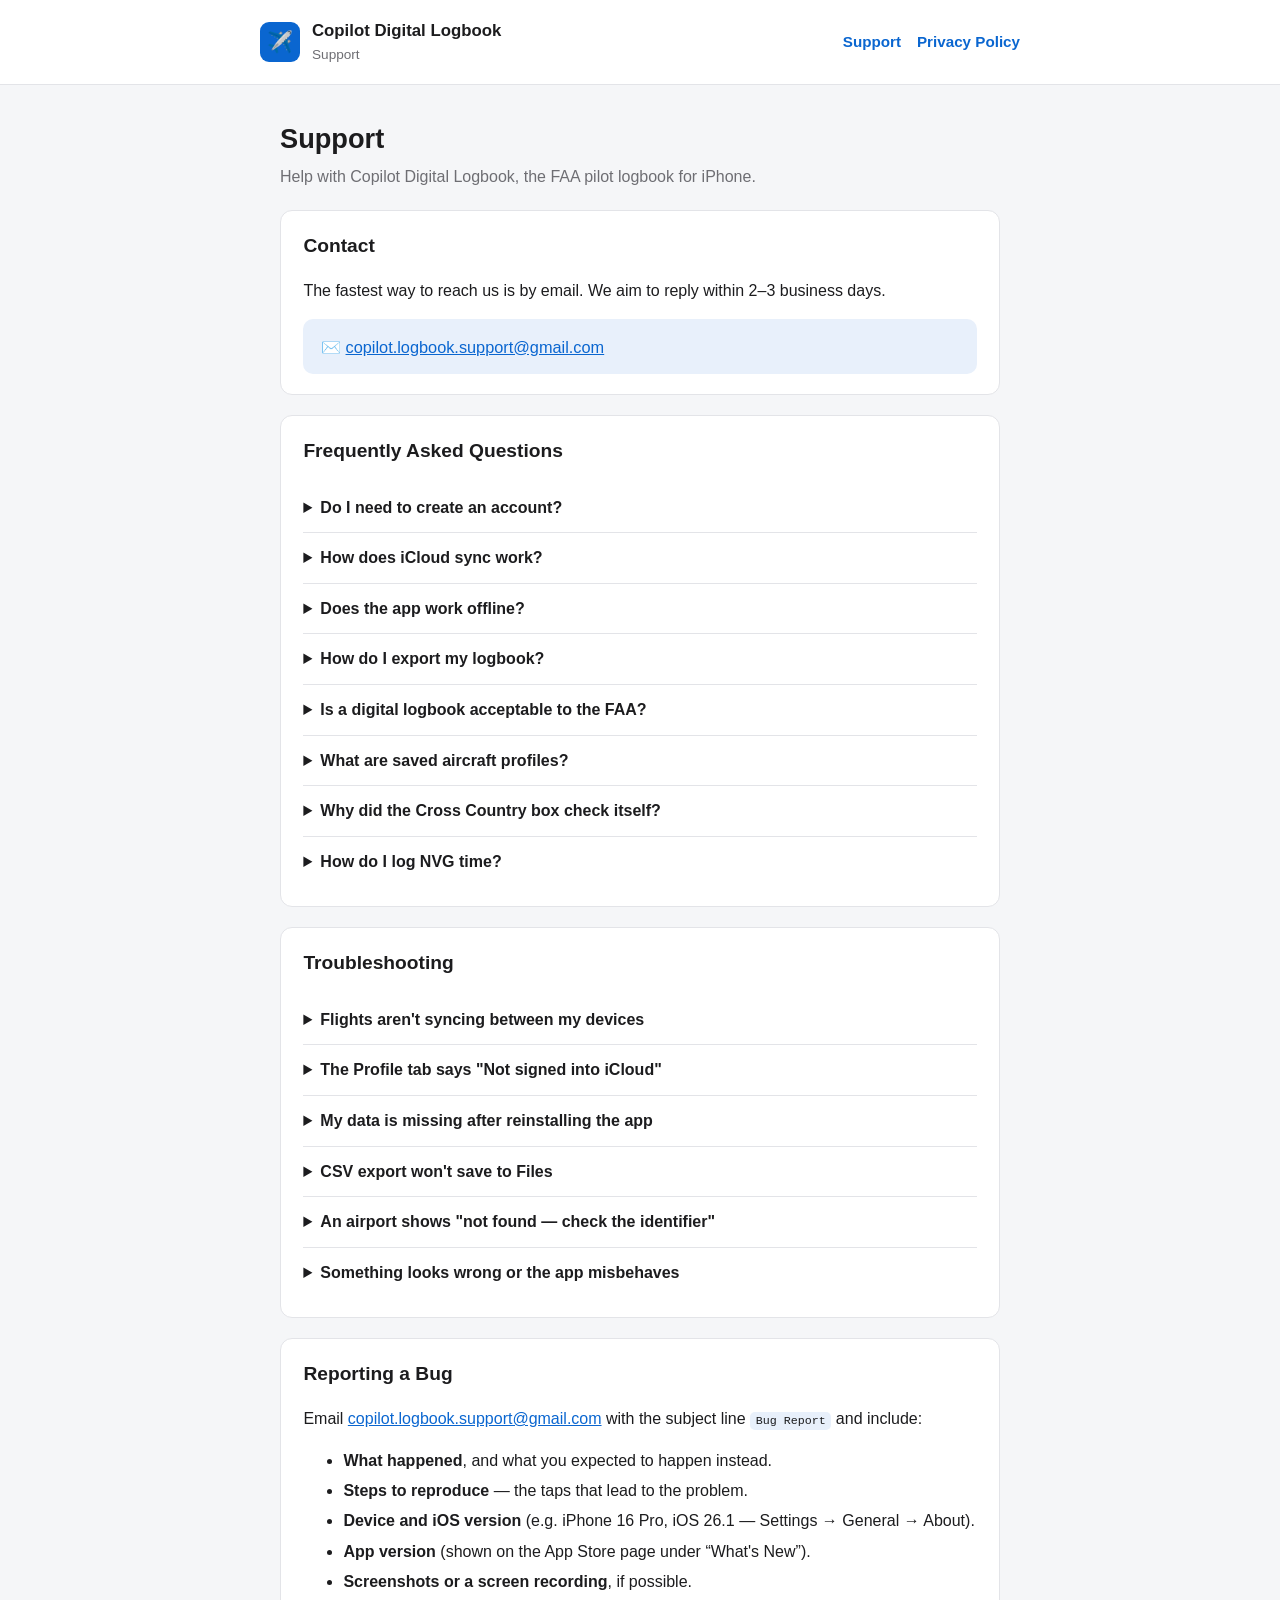
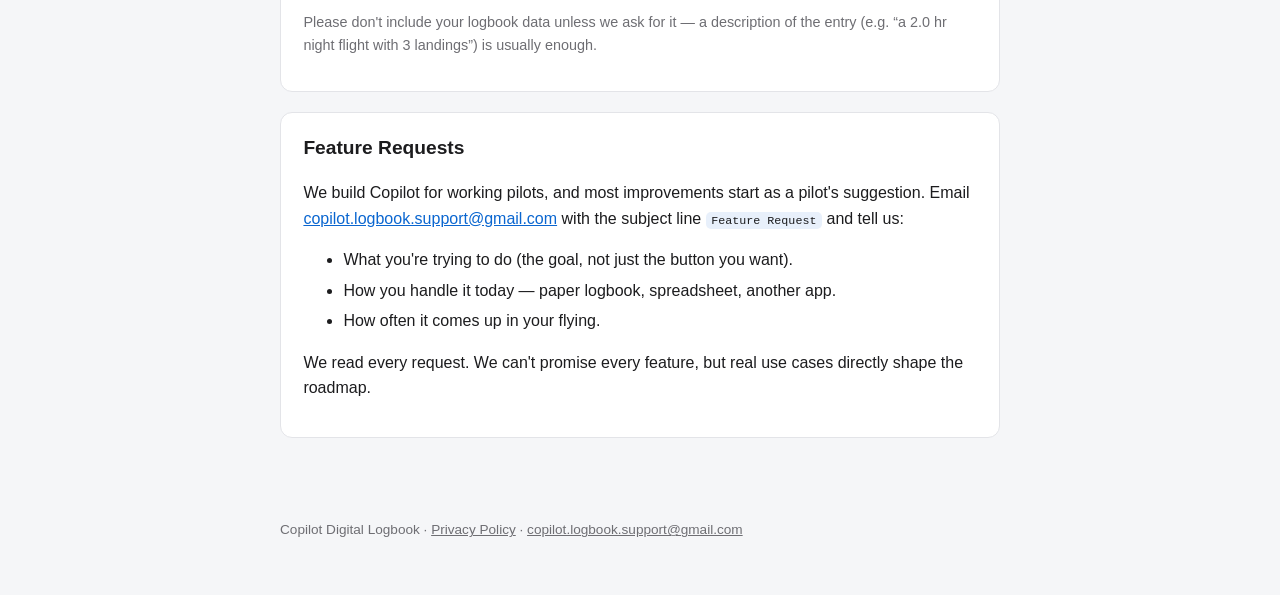
<file: docs/index.html>
<!DOCTYPE html>
<html lang="en">
<head>
<meta charset="utf-8">
<meta name="viewport" content="width=device-width, initial-scale=1">
<title>Support — Copilot Digital Logbook</title>
<meta name="description" content="Support, FAQ, troubleshooting, bug reports, and feature requests for Copilot Digital Logbook, the FAA pilot logbook app for iPhone.">
<link rel="stylesheet" href="styles.css">
</head>
<body>

<header class="site">
    <div class="header-inner">
        <div class="logo" aria-hidden="true">&#9992;&#65039;</div>
        <div>
            <div class="site-title">Copilot Digital Logbook</div>
            <div class="site-sub">Support</div>
        </div>
        <nav class="site-nav">
            <a href="index.html" aria-current="page">Support</a>
            <a href="privacy.html">Privacy Policy</a>
        </nav>
    </div>
</header>

<main>
    <h1>Support</h1>
    <p class="lede">Help with Copilot Digital Logbook, the FAA pilot logbook for iPhone.</p>

    <section class="card" id="contact">
        <h2>Contact</h2>
        <p>The fastest way to reach us is by email. We aim to reply within 2&ndash;3 business days.</p>
        <div class="contact-box">
            &#9993;&#65039; <a href="mailto:copilot.logbook.support@gmail.com">copilot.logbook.support@gmail.com</a>
        </div>
    </section>

    <section class="card" id="faq">
        <h2>Frequently Asked Questions</h2>

        <details>
            <summary>Do I need to create an account?</summary>
            <p>No. Copilot Digital Logbook has no accounts and no sign-up. Your logbook is stored on
            your device and, if you are signed into iCloud, synced through your own private iCloud
            storage.</p>
        </details>

        <details>
            <summary>How does iCloud sync work?</summary>
            <p>When your iPhone is signed into iCloud, every flight you log is automatically saved to
            your personal iCloud database and appears on your other devices signed into the same
            Apple&nbsp;ID. No setup is needed &mdash; it happens in the background.</p>
        </details>

        <details>
            <summary>Does the app work offline?</summary>
            <p>Yes. Everything works without a connection &mdash; logging flights, reports, and exports.
            iCloud sync simply catches up the next time you're online.</p>
        </details>

        <details>
            <summary>How do I export my logbook?</summary>
            <p>Open the <strong>Reports</strong> tab and tap <strong>Export CSV</strong>. You can save the
            file to Files, AirDrop it, or share it to any app. The CSV columns follow the standard
            paper-logbook layout, so it imports cleanly into spreadsheets and other logbook software.</p>
        </details>

        <details>
            <summary>Is a digital logbook acceptable to the FAA?</summary>
            <p>Yes. 14&nbsp;CFR&nbsp;61.51 does not require a paper logbook &mdash; it requires that
            required entries be recorded in a &ldquo;reliable record.&rdquo; Copilot records every field
            61.51 calls for, including flight time by category, landings, and instrument time. That
            said, always keep backups of records you rely on for a checkride or rating.</p>
        </details>

        <details>
            <summary>What are saved aircraft profiles?</summary>
            <p>Under <strong>Profile &rarr; My Aircraft</strong>, you can save aircraft you fly often
            (registration, type, category, and class). The New Flight form can then fill in those
            fields with one tap instead of retyping them.</p>
        </details>

        <details>
            <summary>Why did the Cross Country box check itself?</summary>
            <p>When both airport identifiers are recognized and the route is 50&nbsp;NM or more, the app
            checks Cross Country automatically per 14&nbsp;CFR&nbsp;61.1. You can always uncheck it or
            adjust the cross-country time.</p>
        </details>

        <details>
            <summary>How do I log NVG time?</summary>
            <p>Turn on <strong>NVG logging</strong> in <strong>Profile &rarr; Settings</strong>. An NVG
            checkbox and time column then appear in the flight form.</p>
        </details>
    </section>

    <section class="card" id="troubleshooting">
        <h2>Troubleshooting</h2>

        <details>
            <summary>Flights aren't syncing between my devices</summary>
            <ol>
                <li>Confirm both devices are signed into the <strong>same Apple&nbsp;ID</strong>
                    (Settings &rarr; your name).</li>
                <li>Check that iCloud is enabled for the app: Settings &rarr; your name &rarr; iCloud
                    &rarr; Saved to iCloud &rarr; make sure <strong>Copilot Digital Logbook</strong> is on.</li>
                <li>Make sure both devices are online. Large first syncs can take a few minutes.</li>
                <li>Open the app's <strong>Profile</strong> tab &mdash; it shows your current iCloud
                    status. If it says &ldquo;Not signed into iCloud,&rdquo; sync is paused until you
                    sign in.</li>
            </ol>
        </details>

        <details>
            <summary>The Profile tab says "Not signed into iCloud"</summary>
            <p>Your logbook is still safe on the device &mdash; it just isn't syncing. Sign into iCloud
            in the iOS Settings app, then reopen Copilot. New and existing entries upload
            automatically.</p>
        </details>

        <details>
            <summary>My data is missing after reinstalling the app</summary>
            <p>If you were signed into iCloud when you used the app before, your logbook restores
            automatically a few moments after the first launch &mdash; keep the app open and online. If
            you were <em>not</em> signed into iCloud, data lived only on the device and was removed with
            the app; restore it from a device backup if you have one.</p>
        </details>

        <details>
            <summary>CSV export won't save to Files</summary>
            <p>Update to the latest version of the app &mdash; this was a known issue in early builds.
            If it persists, try sharing to a different destination (e.g. Mail or AirDrop) and let us
            know via a bug report.</p>
        </details>

        <details>
            <summary>An airport shows "not found — check the identifier"</summary>
            <p>The app checks identifiers against a database of public airports to compute route
            distance. Private strips, heliports, or international fields may not be listed &mdash; the
            warning is only advisory, and you can log the flight anyway. Cross-country auto-detection
            just won't compute a distance for that route.</p>
        </details>

        <details>
            <summary>Something looks wrong or the app misbehaves</summary>
            <ol>
                <li>Close the app fully (swipe up from the app switcher) and reopen it.</li>
                <li>Check the App&nbsp;Store for an update.</li>
                <li>Restart the device.</li>
                <li>Still stuck? Send us a bug report &mdash; see below.</li>
            </ol>
        </details>
    </section>

    <section class="card" id="bugs">
        <h2>Reporting a Bug</h2>
        <p>Email <a href="mailto:copilot.logbook.support@gmail.com?subject=Bug%20Report">copilot.logbook.support@gmail.com</a>
        with the subject line <code>Bug Report</code> and include:</p>
        <ul>
            <li><strong>What happened</strong>, and what you expected to happen instead.</li>
            <li><strong>Steps to reproduce</strong> &mdash; the taps that lead to the problem.</li>
            <li><strong>Device and iOS version</strong> (e.g. iPhone 16 Pro, iOS 26.1 &mdash; Settings &rarr; General &rarr; About).</li>
            <li><strong>App version</strong> (shown on the App&nbsp;Store page under &ldquo;What's New&rdquo;).</li>
            <li><strong>Screenshots or a screen recording</strong>, if possible.</li>
        </ul>
        <p class="note">Please don't include your logbook data unless we ask for it &mdash; a description
        of the entry (e.g. &ldquo;a 2.0&nbsp;hr night flight with 3 landings&rdquo;) is usually enough.</p>
    </section>

    <section class="card" id="features">
        <h2>Feature Requests</h2>
        <p>We build Copilot for working pilots, and most improvements start as a pilot's suggestion.
        Email <a href="mailto:copilot.logbook.support@gmail.com?subject=Feature%20Request">copilot.logbook.support@gmail.com</a>
        with the subject line <code>Feature Request</code> and tell us:</p>
        <ul>
            <li>What you're trying to do (the goal, not just the button you want).</li>
            <li>How you handle it today &mdash; paper logbook, spreadsheet, another app.</li>
            <li>How often it comes up in your flying.</li>
        </ul>
        <p>We read every request. We can't promise every feature, but real use cases directly shape
        the roadmap.</p>
    </section>
</main>

<footer class="site">
    <p>Copilot Digital Logbook &middot; <a href="privacy.html">Privacy Policy</a> &middot;
    <a href="mailto:copilot.logbook.support@gmail.com">copilot.logbook.support@gmail.com</a></p>
</footer>

</body>
</html>
</file>
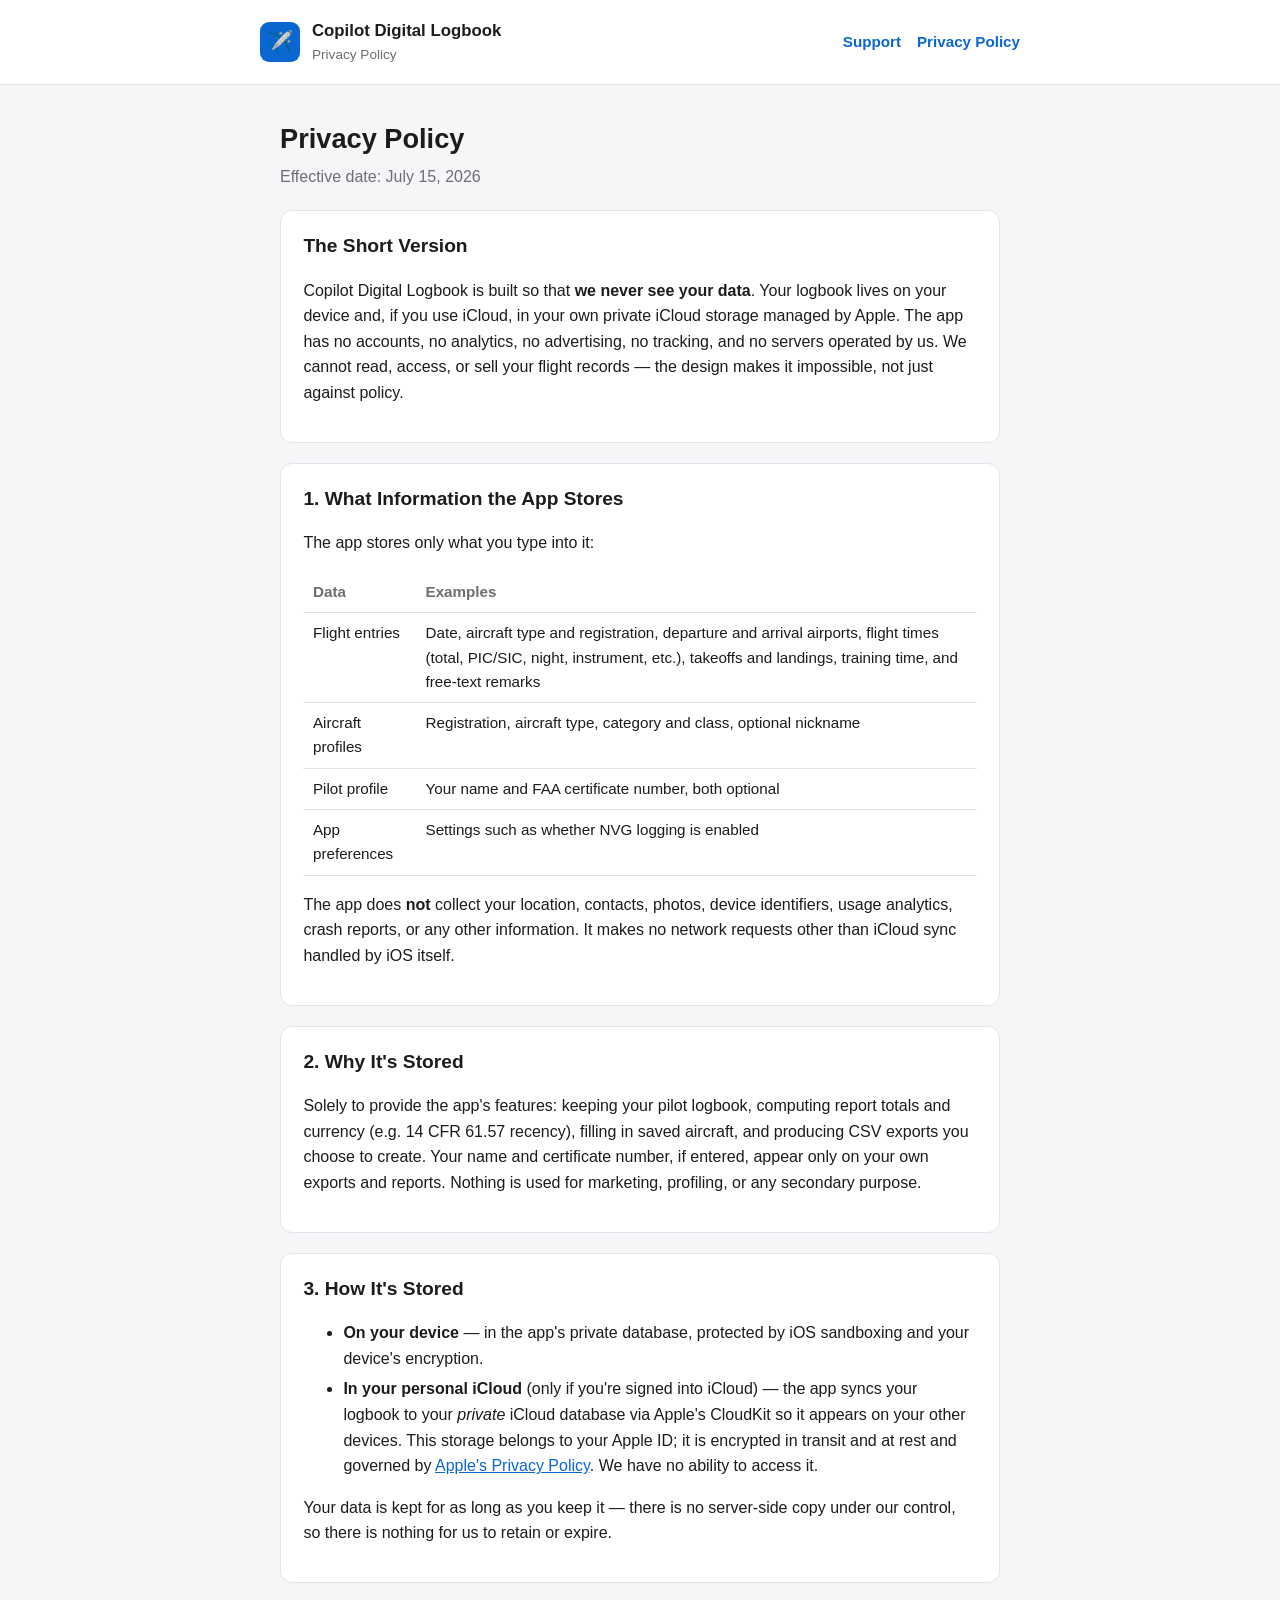
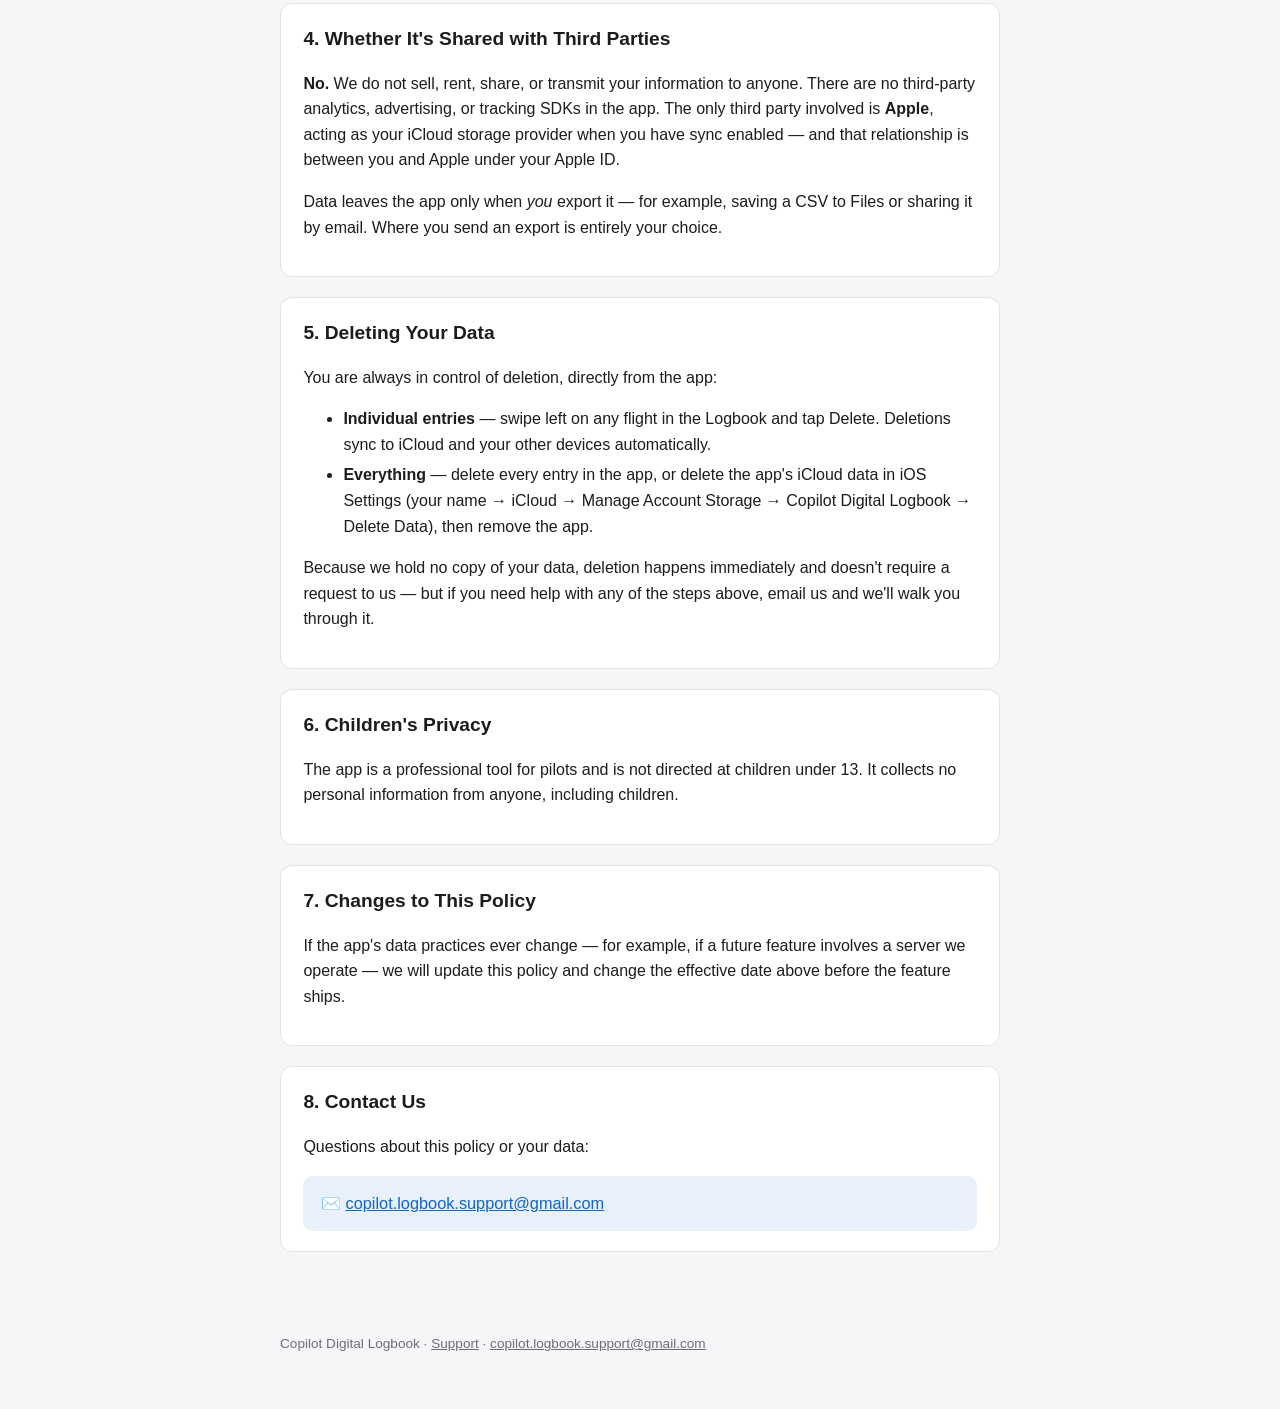
<file: docs/privacy.html>
<!DOCTYPE html>
<html lang="en">
<head>
<meta charset="utf-8">
<meta name="viewport" content="width=device-width, initial-scale=1">
<title>Privacy Policy — Copilot Digital Logbook</title>
<meta name="description" content="Privacy policy for Copilot Digital Logbook. Your logbook stays on your device and in your personal iCloud — we run no servers and collect nothing.">
<link rel="stylesheet" href="styles.css">
</head>
<body>

<header class="site">
    <div class="header-inner">
        <div class="logo" aria-hidden="true">&#9992;&#65039;</div>
        <div>
            <div class="site-title">Copilot Digital Logbook</div>
            <div class="site-sub">Privacy Policy</div>
        </div>
        <nav class="site-nav">
            <a href="index.html">Support</a>
            <a href="privacy.html" aria-current="page">Privacy Policy</a>
        </nav>
    </div>
</header>

<main>
    <h1>Privacy Policy</h1>
    <p class="lede">Effective date: July 15, 2026</p>

    <section class="card">
        <h2>The Short Version</h2>
        <p>Copilot Digital Logbook is built so that <strong>we never see your data</strong>. Your
        logbook lives on your device and, if you use iCloud, in your own private iCloud storage
        managed by Apple. The app has no accounts, no analytics, no advertising, no tracking, and no
        servers operated by us. We cannot read, access, or sell your flight records &mdash; the
        design makes it impossible, not just against policy.</p>
    </section>

    <section class="card" id="collected">
        <h2>1. What Information the App Stores</h2>
        <p>The app stores only what you type into it:</p>
        <table>
            <tr>
                <th>Data</th>
                <th>Examples</th>
            </tr>
            <tr>
                <td>Flight entries</td>
                <td>Date, aircraft type and registration, departure and arrival airports, flight
                times (total, PIC/SIC, night, instrument, etc.), takeoffs and landings, training
                time, and free-text remarks</td>
            </tr>
            <tr>
                <td>Aircraft profiles</td>
                <td>Registration, aircraft type, category and class, optional nickname</td>
            </tr>
            <tr>
                <td>Pilot profile</td>
                <td>Your name and FAA certificate number, both optional</td>
            </tr>
            <tr>
                <td>App preferences</td>
                <td>Settings such as whether NVG logging is enabled</td>
            </tr>
        </table>
        <p>The app does <strong>not</strong> collect your location, contacts, photos, device
        identifiers, usage analytics, crash reports, or any other information. It makes no network
        requests other than iCloud sync handled by iOS itself.</p>
    </section>

    <section class="card" id="why">
        <h2>2. Why It's Stored</h2>
        <p>Solely to provide the app's features: keeping your pilot logbook, computing report totals
        and currency (e.g. 14&nbsp;CFR&nbsp;61.57 recency), filling in saved aircraft, and producing
        CSV exports you choose to create. Your name and certificate number, if entered, appear only
        on your own exports and reports. Nothing is used for marketing, profiling, or any secondary
        purpose.</p>
    </section>

    <section class="card" id="storage">
        <h2>3. How It's Stored</h2>
        <ul>
            <li><strong>On your device</strong> &mdash; in the app's private database, protected by
            iOS sandboxing and your device's encryption.</li>
            <li><strong>In your personal iCloud</strong> (only if you're signed into iCloud) &mdash;
            the app syncs your logbook to your <em>private</em> iCloud database via Apple's CloudKit
            so it appears on your other devices. This storage belongs to your Apple&nbsp;ID; it is
            encrypted in transit and at rest and governed by
            <a href="https://www.apple.com/legal/privacy/">Apple's Privacy Policy</a>. We have no
            ability to access it.</li>
        </ul>
        <p>Your data is kept for as long as you keep it &mdash; there is no server-side copy under
        our control, so there is nothing for us to retain or expire.</p>
    </section>

    <section class="card" id="sharing">
        <h2>4. Whether It's Shared with Third Parties</h2>
        <p><strong>No.</strong> We do not sell, rent, share, or transmit your information to anyone.
        There are no third-party analytics, advertising, or tracking SDKs in the app. The only
        third party involved is <strong>Apple</strong>, acting as your iCloud storage provider when
        you have sync enabled &mdash; and that relationship is between you and Apple under your
        Apple&nbsp;ID.</p>
        <p>Data leaves the app only when <em>you</em> export it &mdash; for example, saving a CSV
        to Files or sharing it by email. Where you send an export is entirely your choice.</p>
    </section>

    <section class="card" id="deletion">
        <h2>5. Deleting Your Data</h2>
        <p>You are always in control of deletion, directly from the app:</p>
        <ul>
            <li><strong>Individual entries</strong> &mdash; swipe left on any flight in the Logbook
            and tap Delete. Deletions sync to iCloud and your other devices automatically.</li>
            <li><strong>Everything</strong> &mdash; delete every entry in the app, or delete the
            app's iCloud data in iOS Settings (your name &rarr; iCloud &rarr; Manage Account Storage
            &rarr; Copilot Digital Logbook &rarr; Delete Data), then remove the app.</li>
        </ul>
        <p>Because we hold no copy of your data, deletion happens immediately and doesn't require a
        request to us &mdash; but if you need help with any of the steps above, email us and we'll
        walk you through it.</p>
    </section>

    <section class="card" id="children">
        <h2>6. Children's Privacy</h2>
        <p>The app is a professional tool for pilots and is not directed at children under 13. It
        collects no personal information from anyone, including children.</p>
    </section>

    <section class="card" id="changes">
        <h2>7. Changes to This Policy</h2>
        <p>If the app's data practices ever change &mdash; for example, if a future feature involves
        a server we operate &mdash; we will update this policy and change the effective date above
        before the feature ships.</p>
    </section>

    <section class="card" id="contact">
        <h2>8. Contact Us</h2>
        <p>Questions about this policy or your data:</p>
        <div class="contact-box">
            &#9993;&#65039; <a href="mailto:copilot.logbook.support@gmail.com">copilot.logbook.support@gmail.com</a>
        </div>
    </section>
</main>

<footer class="site">
    <p>Copilot Digital Logbook &middot; <a href="index.html">Support</a> &middot;
    <a href="mailto:copilot.logbook.support@gmail.com">copilot.logbook.support@gmail.com</a></p>
</footer>

</body>
</html>
</file>
<file: docs/styles.css>
/* Copilot Digital Logbook — support site styles.
   Plain CSS, no build step. Light/dark via prefers-color-scheme. */

:root {
    --bg: #f5f6f8;
    --card: #ffffff;
    --text: #1c1c1e;
    --muted: #6e6e73;
    --accent: #0a66d0;
    --accent-soft: #e8f0fb;
    --border: #e3e4e8;
    --warn: #b25000;
    color-scheme: light dark;
}

@media (prefers-color-scheme: dark) {
    :root {
        --bg: #101114;
        --card: #1b1c20;
        --text: #f2f2f6;
        --muted: #9a9aa1;
        --accent: #5aa2f0;
        --accent-soft: #17263a;
        --border: #2b2c31;
        --warn: #e8964a;
    }
}

* { box-sizing: border-box; }

body {
    margin: 0;
    font-family: -apple-system, BlinkMacSystemFont, "Segoe UI", Roboto, Helvetica, Arial, sans-serif;
    background: var(--bg);
    color: var(--text);
    line-height: 1.6;
}

header.site {
    background: var(--card);
    border-bottom: 1px solid var(--border);
    padding: 1.1rem 1.25rem;
}

.header-inner {
    max-width: 760px;
    margin: 0 auto;
    display: flex;
    align-items: center;
    gap: 0.75rem;
    flex-wrap: wrap;
}

.logo {
    width: 40px;
    height: 40px;
    border-radius: 9px;
    background: var(--accent);
    color: #fff;
    display: flex;
    align-items: center;
    justify-content: center;
    font-size: 1.3rem;
    flex: none;
}

.site-title { font-weight: 700; font-size: 1.05rem; }
.site-sub { color: var(--muted); font-size: 0.85rem; }

nav.site-nav { margin-left: auto; display: flex; gap: 1rem; }
nav.site-nav a { color: var(--accent); text-decoration: none; font-weight: 600; font-size: 0.95rem; }
nav.site-nav a:hover { text-decoration: underline; }

main {
    max-width: 760px;
    margin: 0 auto;
    padding: 1.5rem 1.25rem 3rem;
}

h1 { font-size: 1.7rem; margin: 0.5rem 0 0.25rem; }
.lede { color: var(--muted); margin-top: 0; }

section.card {
    background: var(--card);
    border: 1px solid var(--border);
    border-radius: 12px;
    padding: 1.25rem 1.4rem;
    margin: 1.25rem 0;
}

section.card h2 {
    margin-top: 0;
    font-size: 1.2rem;
}

a { color: var(--accent); }

.contact-box {
    background: var(--accent-soft);
    border-radius: 10px;
    padding: 0.9rem 1.1rem;
    font-size: 1.02rem;
}

details {
    border-bottom: 1px solid var(--border);
    padding: 0.55rem 0;
}
details:last-of-type { border-bottom: none; }

summary {
    cursor: pointer;
    font-weight: 600;
    padding: 0.2rem 0;
}
summary:hover { color: var(--accent); }
details > p, details > ol, details > ul { margin: 0.5rem 0 0.35rem; color: var(--text); }

ol li, ul li { margin: 0.3rem 0; }

code {
    background: var(--accent-soft);
    border-radius: 5px;
    padding: 0.1rem 0.35rem;
    font-size: 0.9em;
}

table {
    border-collapse: collapse;
    width: 100%;
    font-size: 0.95rem;
}
th, td {
    text-align: left;
    padding: 0.5rem 0.6rem;
    border-bottom: 1px solid var(--border);
    vertical-align: top;
}
th { color: var(--muted); font-weight: 600; }

.note {
    color: var(--muted);
    font-size: 0.9rem;
}

footer.site {
    max-width: 760px;
    margin: 0 auto;
    padding: 0 1.25rem 2.5rem;
    color: var(--muted);
    font-size: 0.85rem;
}
footer.site a { color: var(--muted); }
</file>
